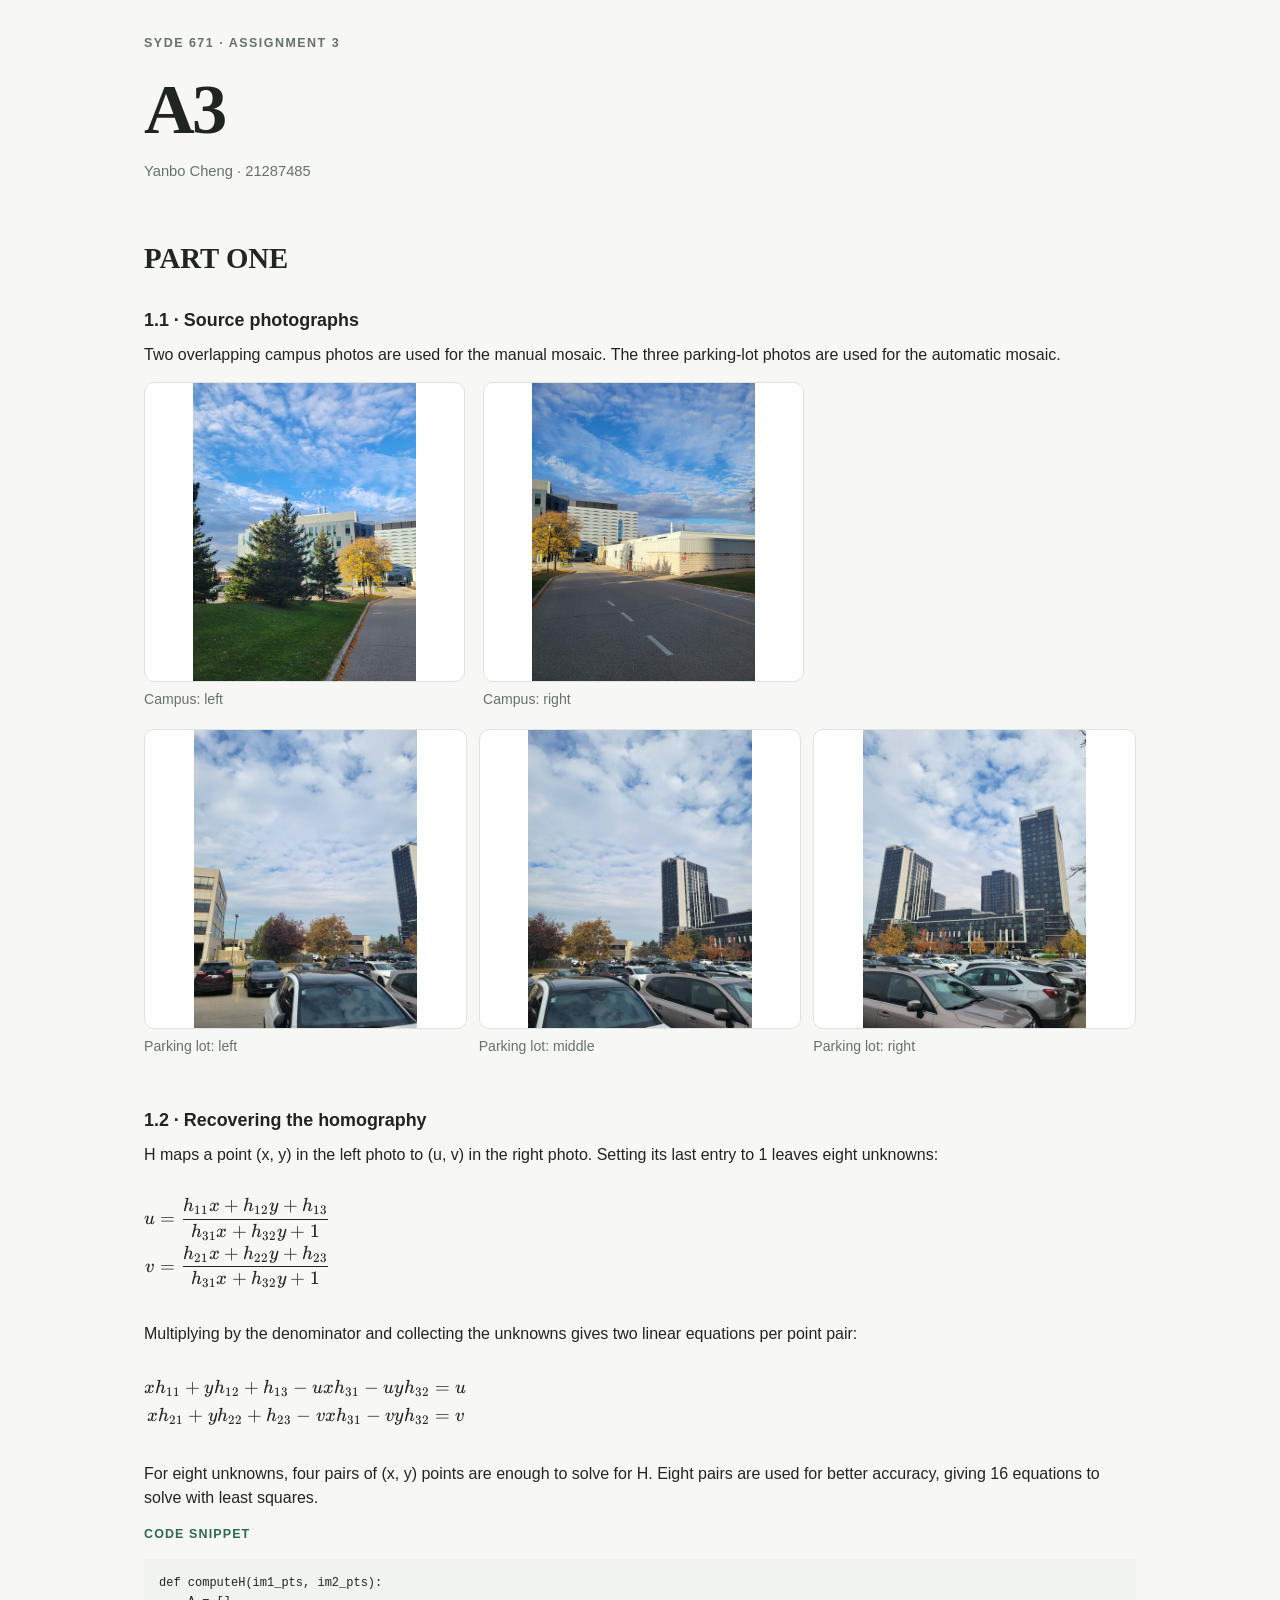
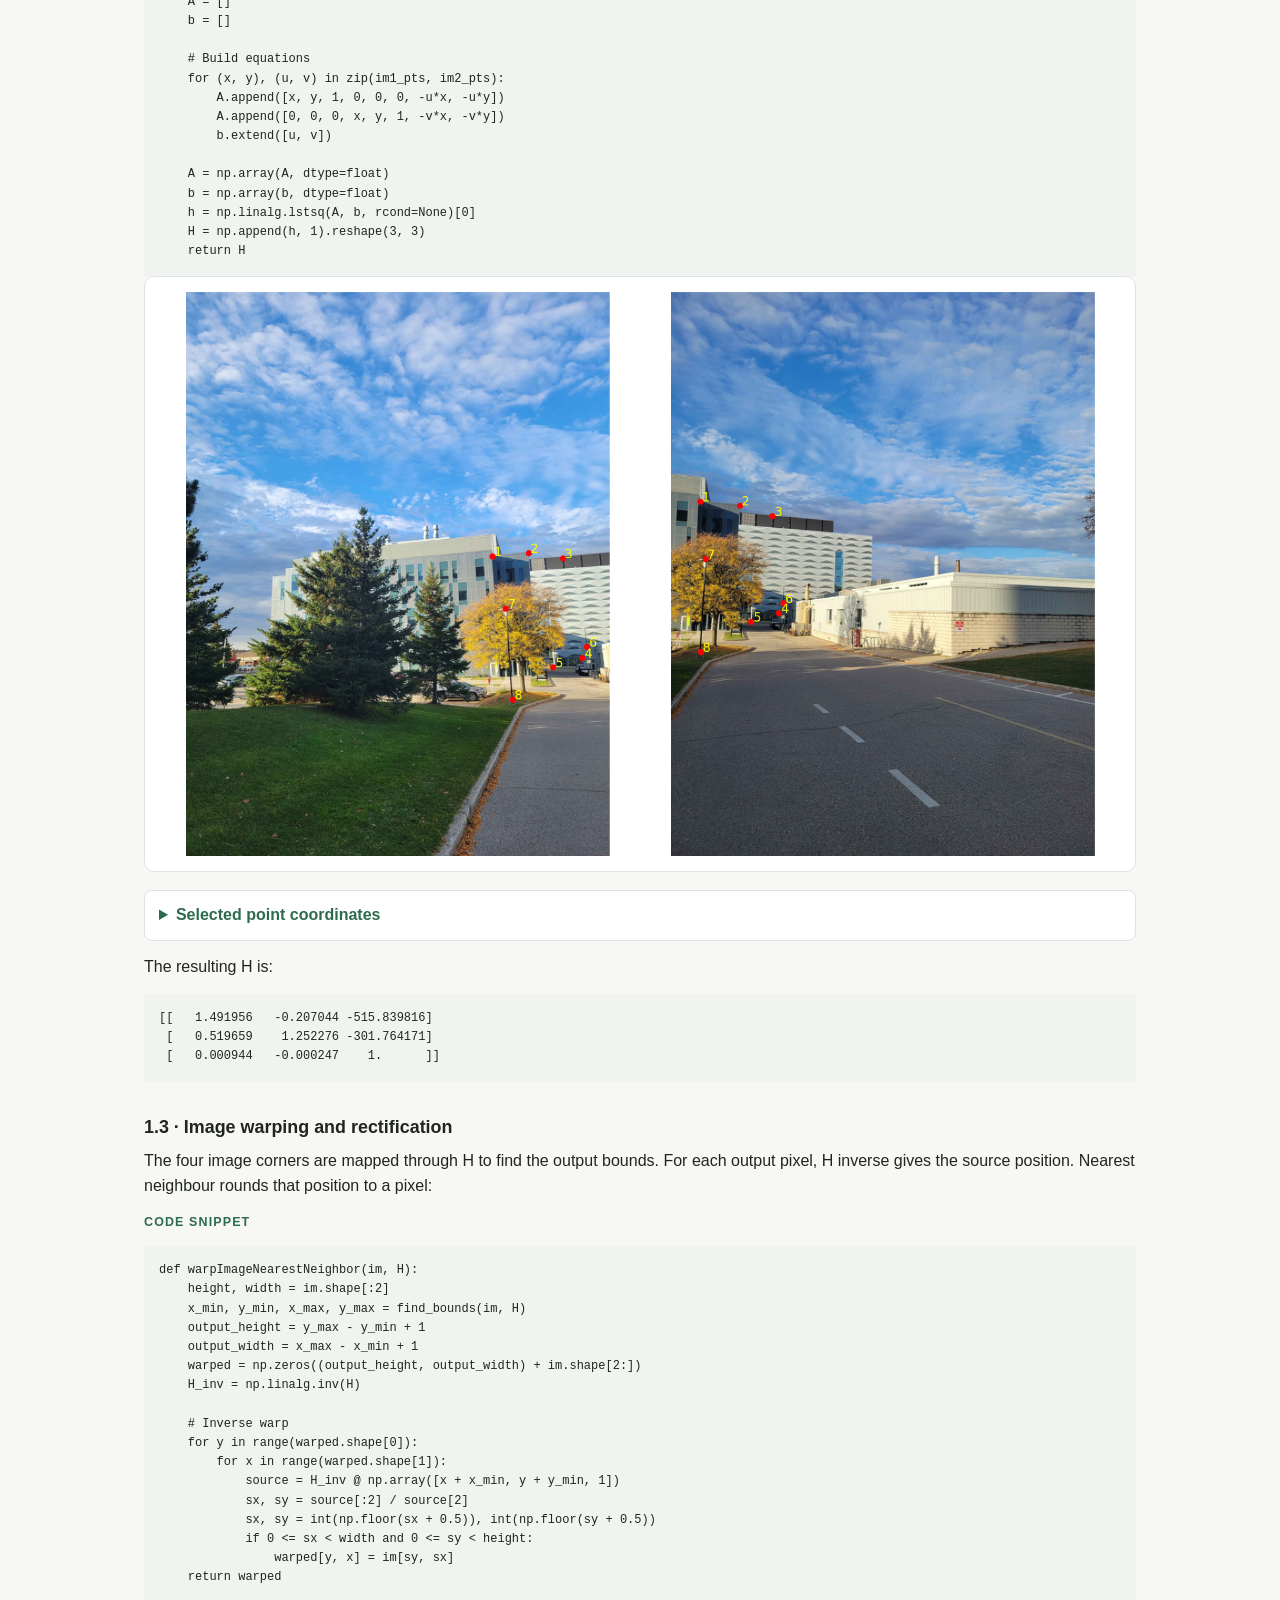
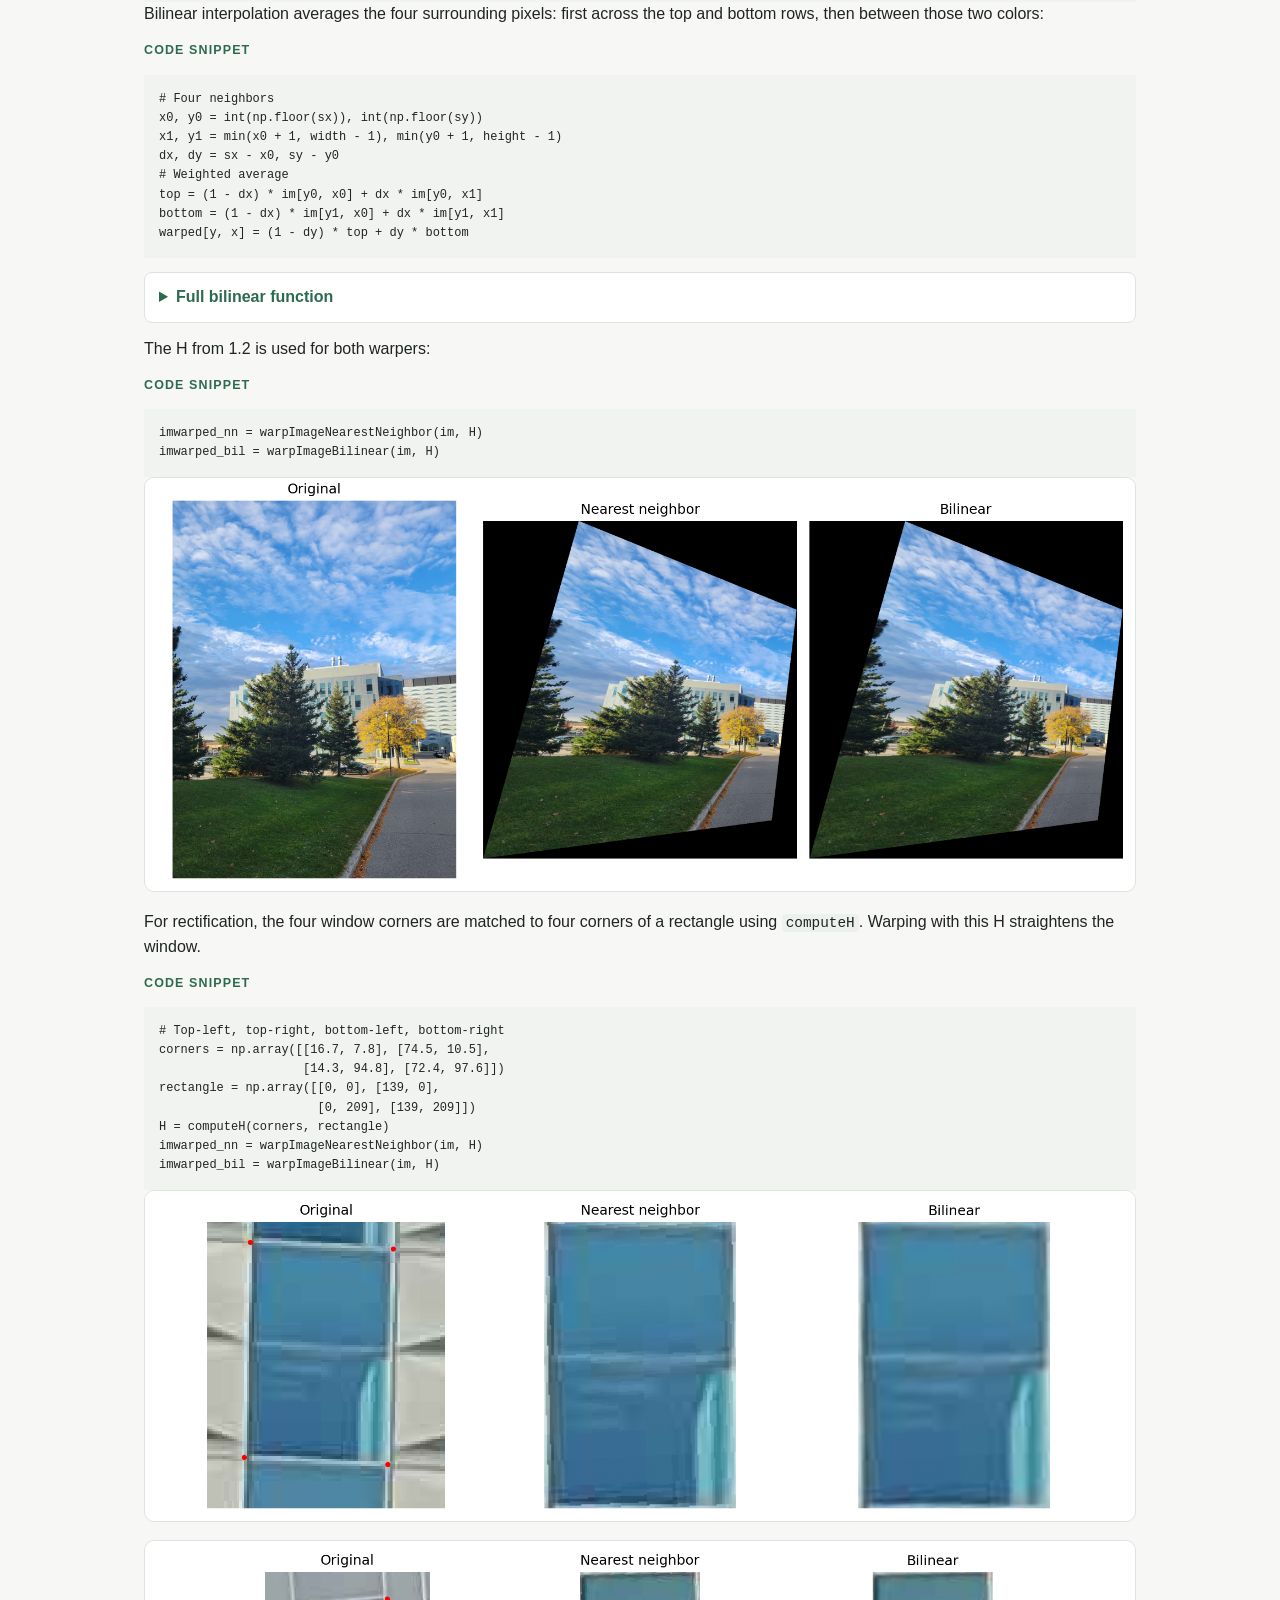
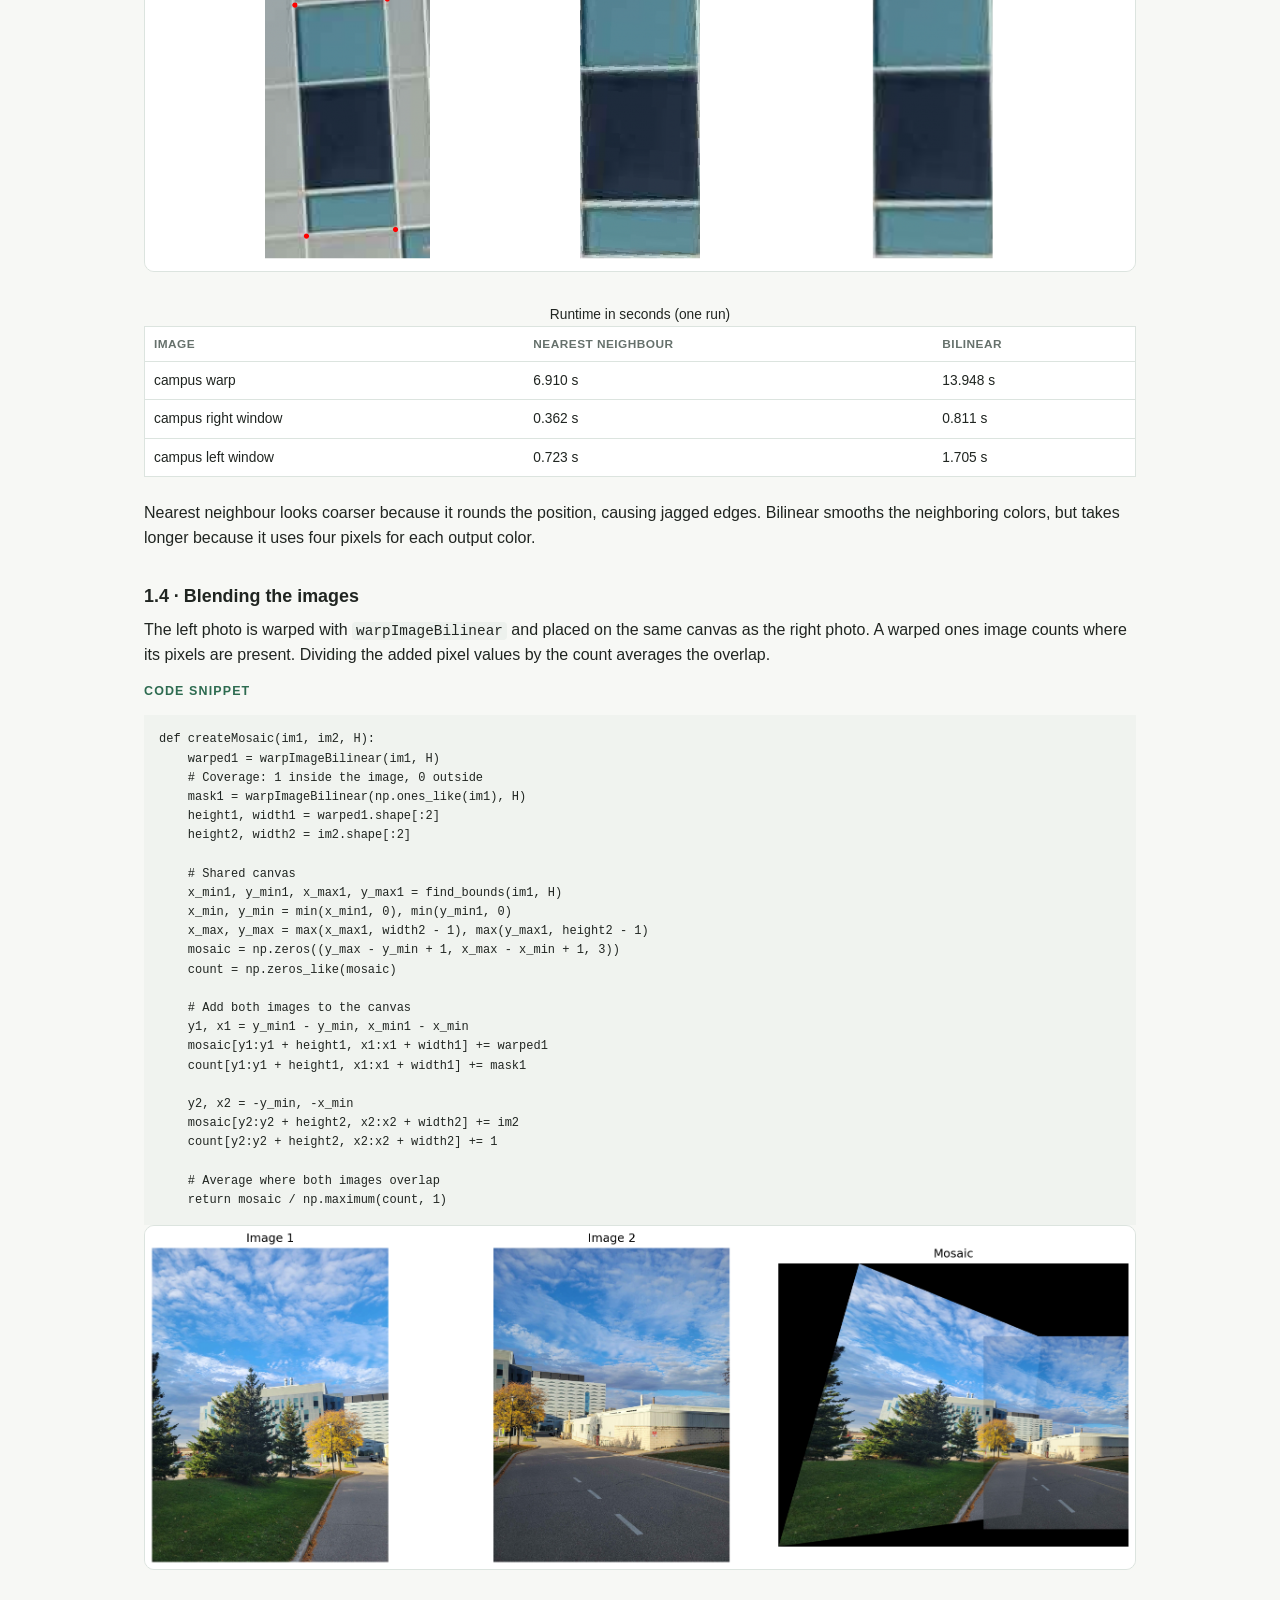
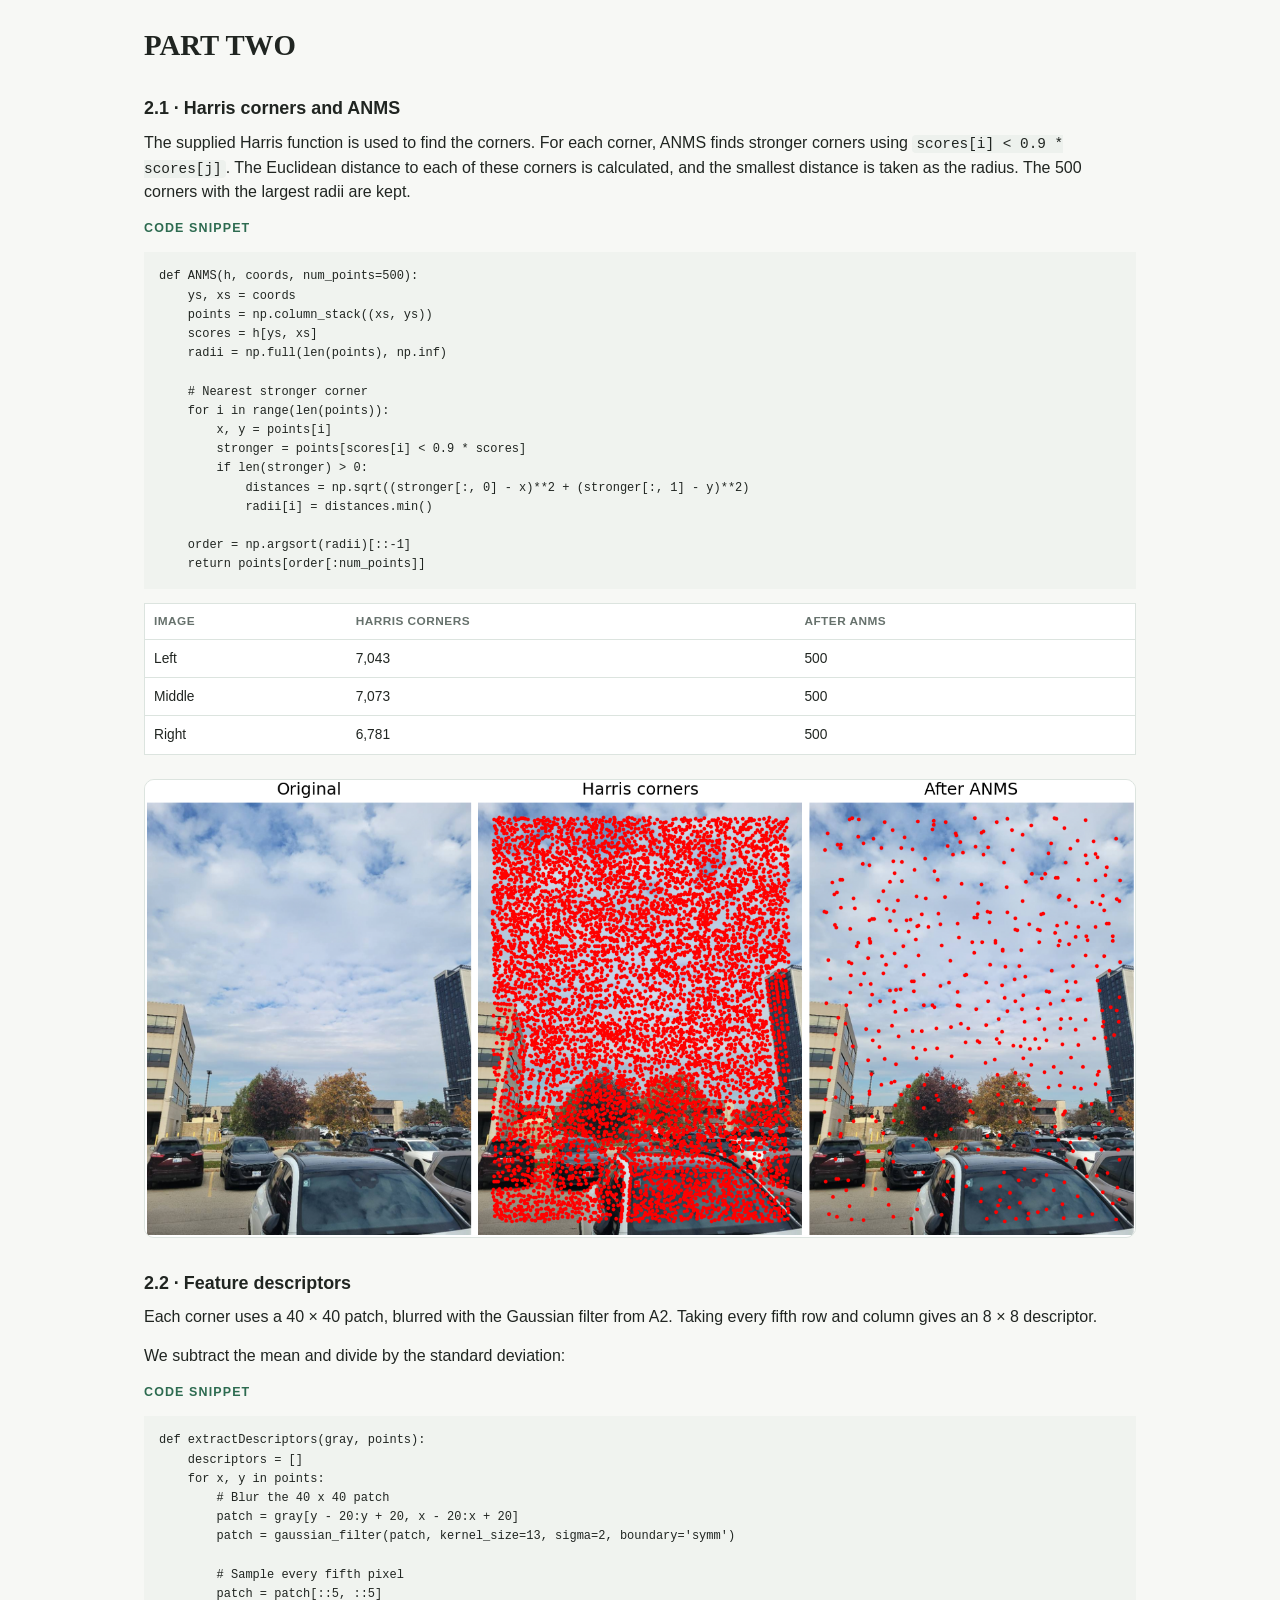
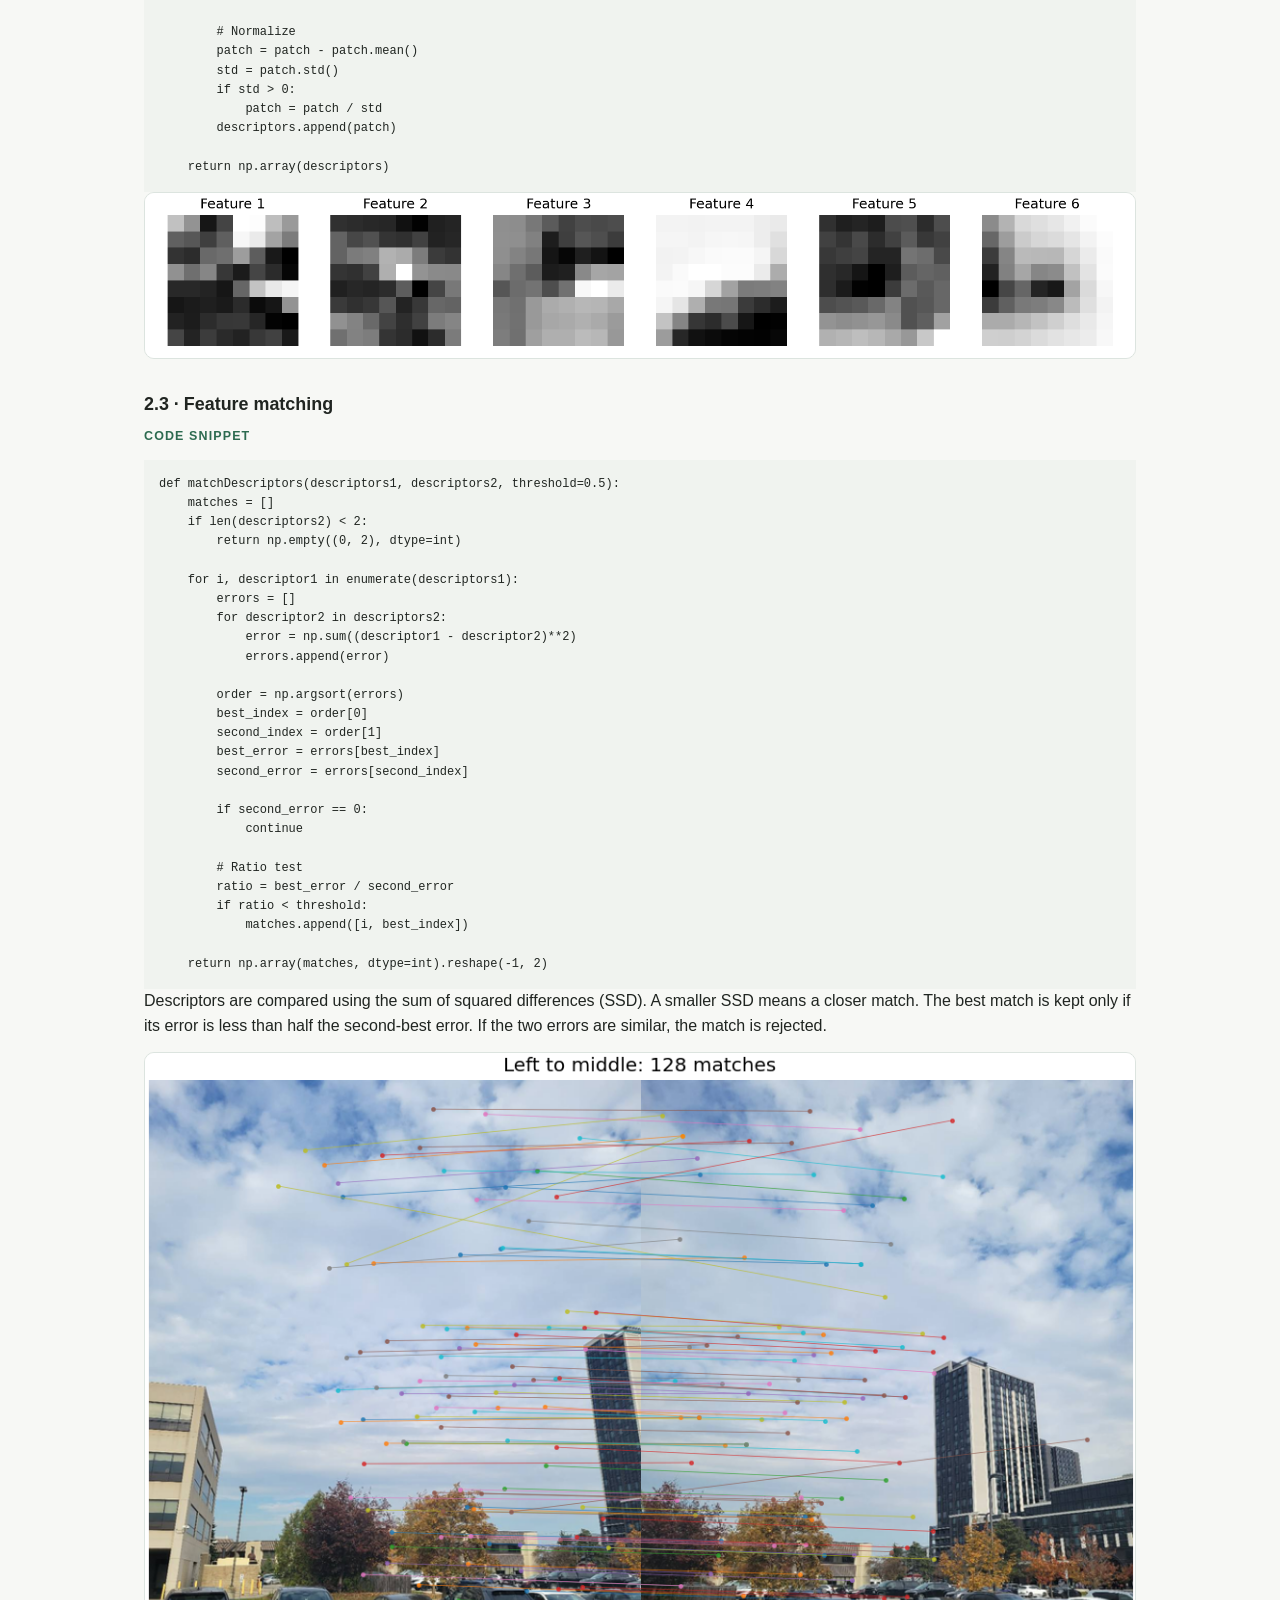
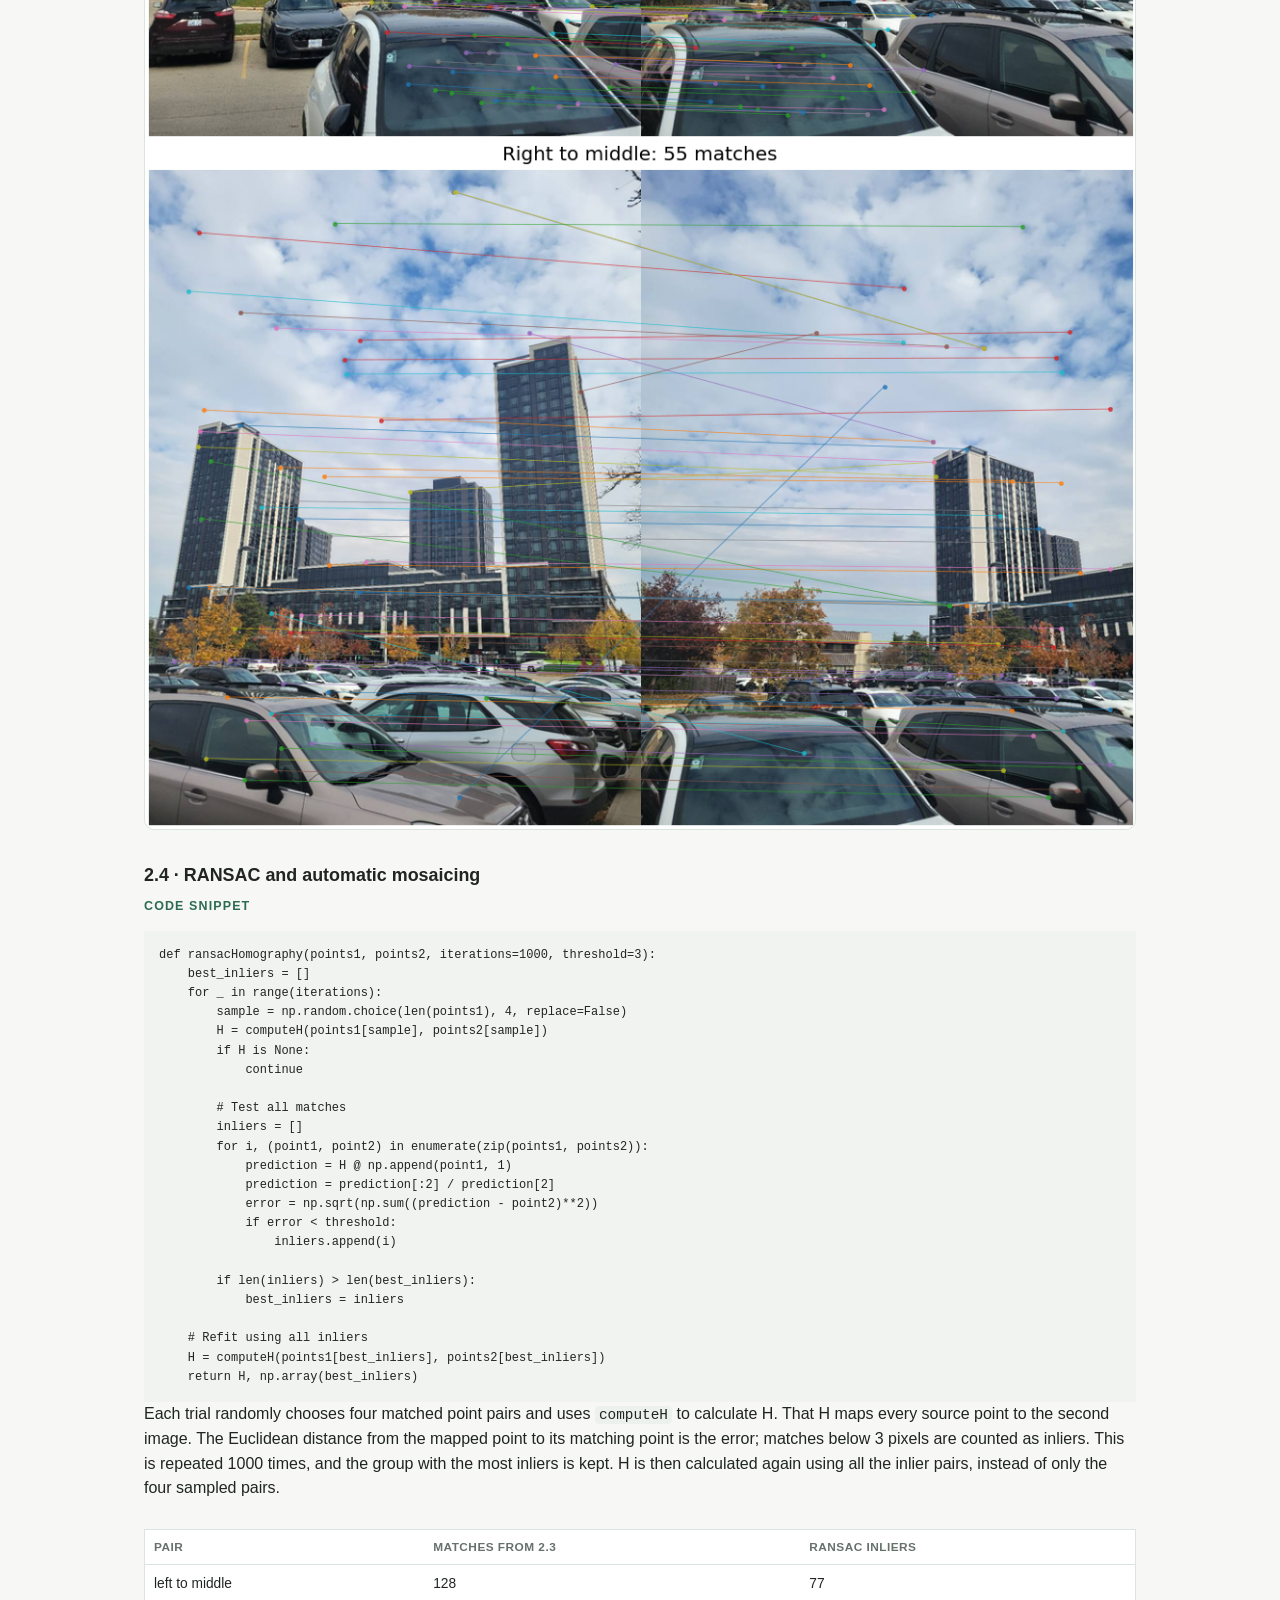
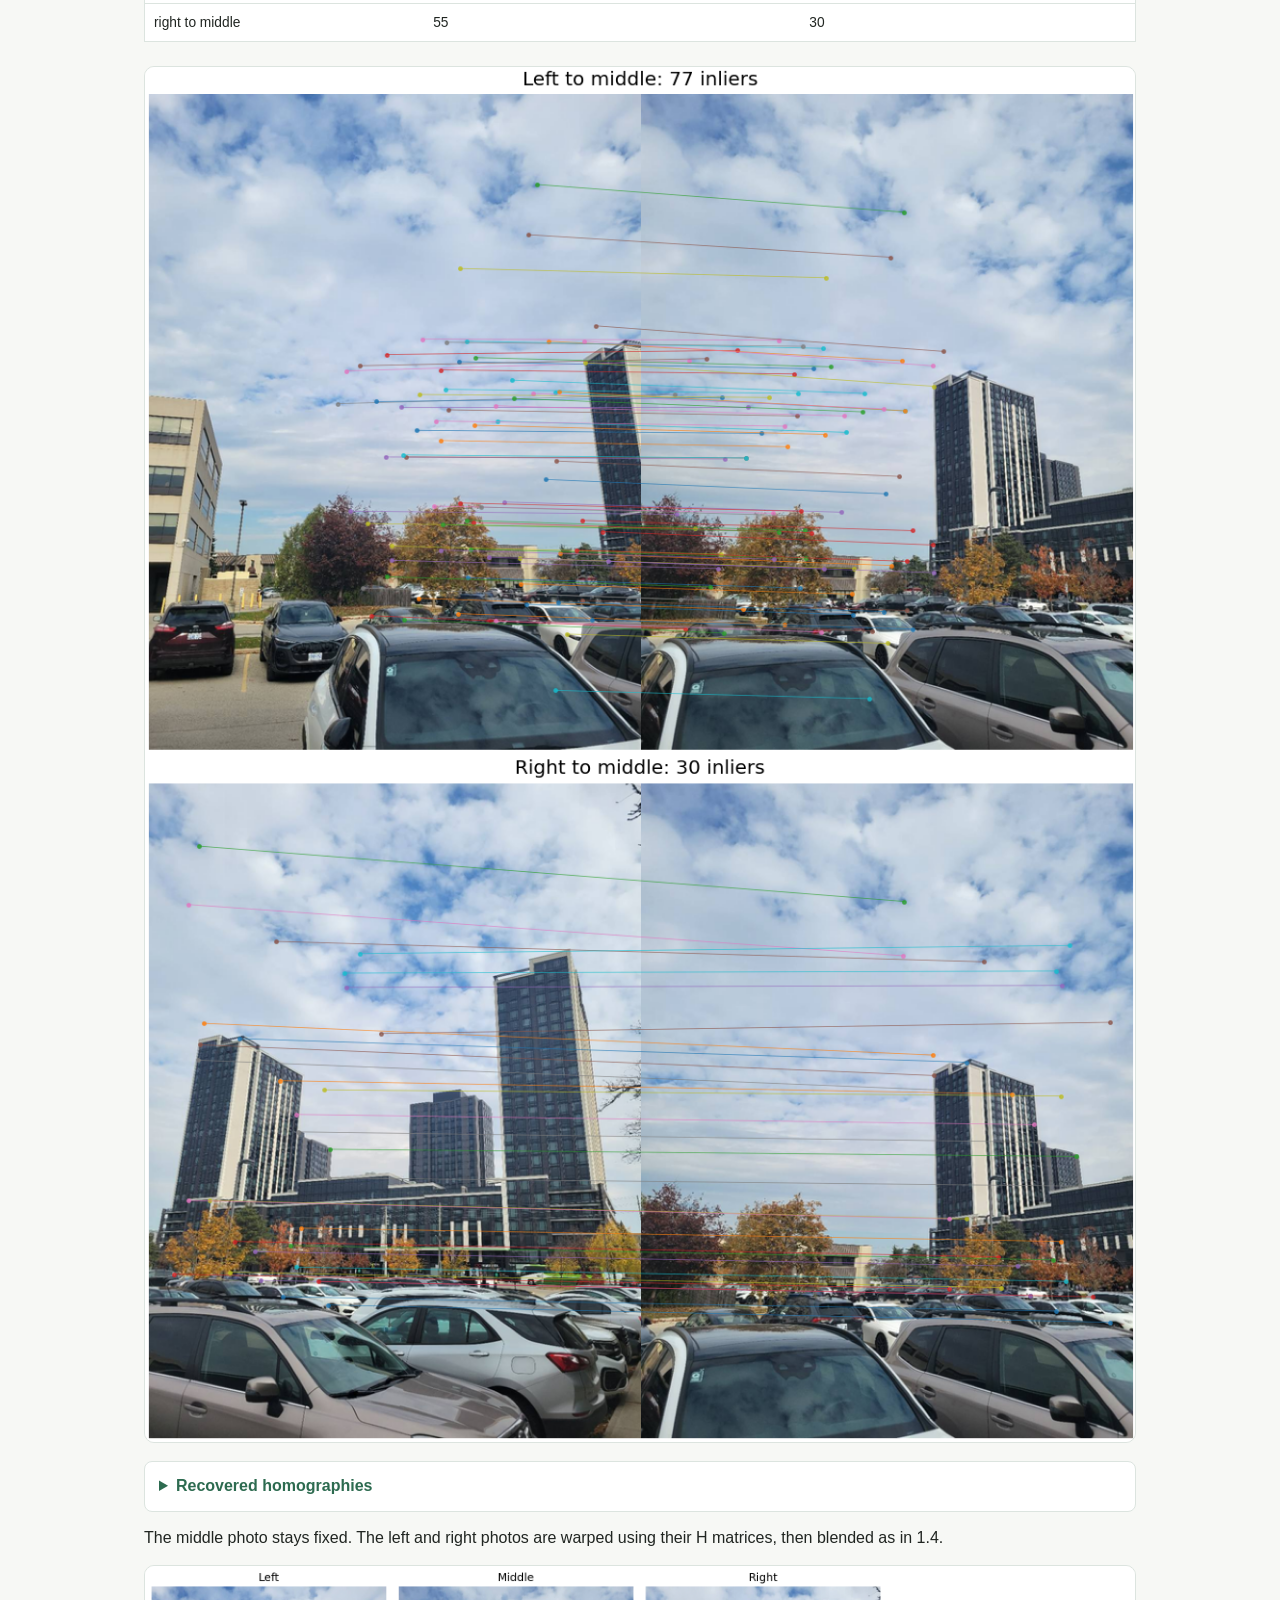
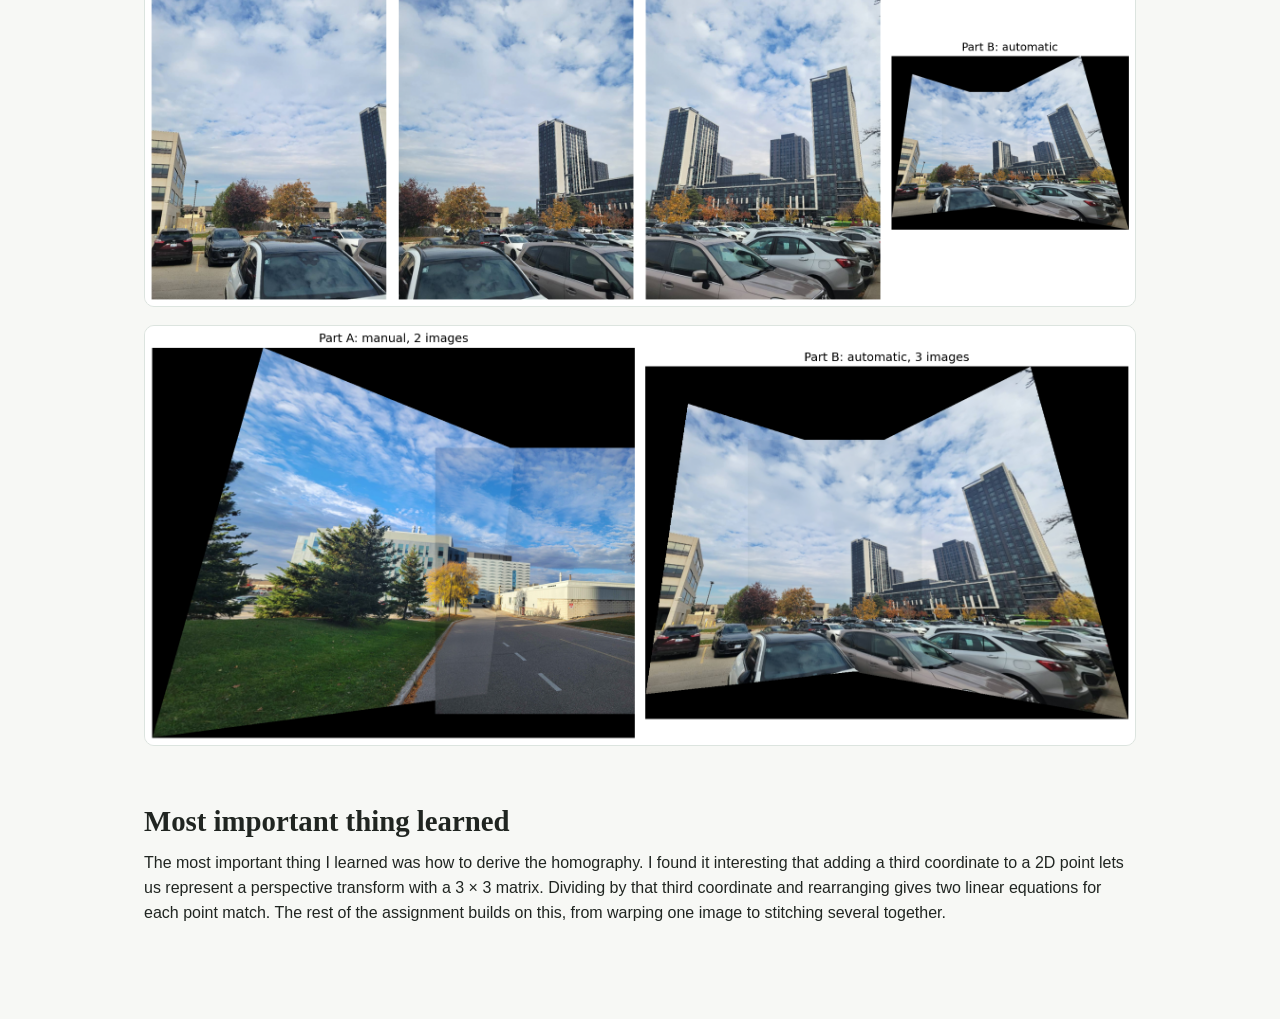
<file: index.html>
<!doctype html>
<html lang="en"><head><meta charset="utf-8"><meta name="viewport" content="width=device-width,initial-scale=1">
<meta name="description" content="Yanbo Cheng - SYDE 671 Assignment 3.">
<title>Assignment 3 | SYDE 671</title>
<link rel="stylesheet" href="math/katex.min.css"><link rel="stylesheet" href="theme.css">
<style>.gallery.sources img{height:300px;aspect-ratio:auto;object-fit:contain}</style>
</head><body><main class="wrap">
<p class="eyebrow">SYDE 671 &middot; Assignment 3</p><h1>A3</h1>
<p class="meta">Yanbo Cheng &middot; 21287485</p>

<h2>PART ONE</h2>
<h3 id="photos">1.1 &middot; Source photographs</h3>
<p>Two overlapping campus photos are used for the manual mosaic. The three parking-lot photos are used for the automatic mosaic.</p>
<div class="inputs"><figure><a href="data/campus/left.png"><img src="data/campus/left.png" alt="Campus: left"></a><figcaption>Campus: left</figcaption></figure><figure><a href="data/campus/right.png"><img src="data/campus/right.png" alt="Campus: right"></a><figcaption>Campus: right</figcaption></figure></div>
<div class="gallery sources"><figure><a href="data/parking/left.png"><img src="data/parking/left.png" alt="Parking lot: left"></a><figcaption>Parking lot: left</figcaption></figure><figure><a href="data/parking/middle.png"><img src="data/parking/middle.png" alt="Parking lot: middle"></a><figcaption>Parking lot: middle</figcaption></figure><figure><a href="data/parking/right.png"><img src="data/parking/right.png" alt="Parking lot: right"></a><figcaption>Parking lot: right</figcaption></figure></div>

<h3 id="homography">1.2 &middot; Recovering the homography</h3>
<p>H maps a point (x, y) in the left photo to (u, v) in the right photo. Setting its last entry to 1 leaves eight unknowns:</p>
<div class="equation"><span class="katex-display"><span class="katex"><span class="katex-mathml"><math xmlns="http://www.w3.org/1998/Math/MathML" display="block"><semantics><mtable rowspacing="0.25em" columnalign="right left" columnspacing="0em"><mtr><mtd><mstyle scriptlevel="0" displaystyle="true"><mi>u</mi></mstyle></mtd><mtd><mstyle scriptlevel="0" displaystyle="true"><mrow><mrow></mrow><mo>=</mo><mfrac><mrow><msub><mi>h</mi><mn>11</mn></msub><mi>x</mi><mo>+</mo><msub><mi>h</mi><mn>12</mn></msub><mi>y</mi><mo>+</mo><msub><mi>h</mi><mn>13</mn></msub></mrow><mrow><msub><mi>h</mi><mn>31</mn></msub><mi>x</mi><mo>+</mo><msub><mi>h</mi><mn>32</mn></msub><mi>y</mi><mo>+</mo><mn>1</mn></mrow></mfrac></mrow></mstyle></mtd></mtr><mtr><mtd><mstyle scriptlevel="0" displaystyle="true"><mi>v</mi></mstyle></mtd><mtd><mstyle scriptlevel="0" displaystyle="true"><mrow><mrow></mrow><mo>=</mo><mfrac><mrow><msub><mi>h</mi><mn>21</mn></msub><mi>x</mi><mo>+</mo><msub><mi>h</mi><mn>22</mn></msub><mi>y</mi><mo>+</mo><msub><mi>h</mi><mn>23</mn></msub></mrow><mrow><msub><mi>h</mi><mn>31</mn></msub><mi>x</mi><mo>+</mo><msub><mi>h</mi><mn>32</mn></msub><mi>y</mi><mo>+</mo><mn>1</mn></mrow></mfrac></mrow></mstyle></mtd></mtr></mtable><annotation encoding="application/x-tex">\begin{aligned}u&amp;=\frac{h_{11}x+h_{12}y+h_{13}}{h_{31}x+h_{32}y+1}\\[4pt]v&amp;=\frac{h_{21}x+h_{22}y+h_{23}}{h_{31}x+h_{32}y+1}\end{aligned}</annotation></semantics></math></span><span class="katex-html" aria-hidden="true"><span class="base"><span class="strut" style="height:5.1038em;vertical-align:-2.3019em;"></span><span class="mord"><span class="mtable"><span class="col-align-r"><span class="vlist-t vlist-t2"><span class="vlist-r"><span class="vlist" style="height:2.8019em;"><span style="top:-4.8019em;"><span class="pstrut" style="height:3.3714em;"></span><span class="mord"><span class="mord mathnormal">u</span></span></span><span style="top:-2.25em;"><span class="pstrut" style="height:3.3714em;"></span><span class="mord"><span class="mord mathnormal" style="margin-right:0.03588em;">v</span></span></span></span><span class="vlist-s">​</span></span><span class="vlist-r"><span class="vlist" style="height:2.3019em;"><span></span></span></span></span></span><span class="col-align-l"><span class="vlist-t vlist-t2"><span class="vlist-r"><span class="vlist" style="height:2.8019em;"><span style="top:-4.8019em;"><span class="pstrut" style="height:3.3714em;"></span><span class="mord"><span class="mord"></span><span class="mspace" style="margin-right:0.2778em;"></span><span class="mrel">=</span><span class="mspace" style="margin-right:0.2778em;"></span><span class="mord"><span class="mopen nulldelimiter"></span><span class="mfrac"><span class="vlist-t vlist-t2"><span class="vlist-r"><span class="vlist" style="height:1.3714em;"><span style="top:-2.314em;"><span class="pstrut" style="height:3em;"></span><span class="mord"><span class="mord"><span class="mord mathnormal">h</span><span class="msupsub"><span class="vlist-t vlist-t2"><span class="vlist-r"><span class="vlist" style="height:0.3011em;"><span style="top:-2.55em;margin-left:0em;margin-right:0.05em;"><span class="pstrut" style="height:2.7em;"></span><span class="sizing reset-size6 size3 mtight"><span class="mord mtight"><span class="mord mtight">31</span></span></span></span></span><span class="vlist-s">​</span></span><span class="vlist-r"><span class="vlist" style="height:0.15em;"><span></span></span></span></span></span></span><span class="mord mathnormal">x</span><span class="mspace" style="margin-right:0.2222em;"></span><span class="mbin">+</span><span class="mspace" style="margin-right:0.2222em;"></span><span class="mord"><span class="mord mathnormal">h</span><span class="msupsub"><span class="vlist-t vlist-t2"><span class="vlist-r"><span class="vlist" style="height:0.3011em;"><span style="top:-2.55em;margin-left:0em;margin-right:0.05em;"><span class="pstrut" style="height:2.7em;"></span><span class="sizing reset-size6 size3 mtight"><span class="mord mtight"><span class="mord mtight">32</span></span></span></span></span><span class="vlist-s">​</span></span><span class="vlist-r"><span class="vlist" style="height:0.15em;"><span></span></span></span></span></span></span><span class="mord mathnormal" style="margin-right:0.03588em;">y</span><span class="mspace" style="margin-right:0.2222em;"></span><span class="mbin">+</span><span class="mspace" style="margin-right:0.2222em;"></span><span class="mord">1</span></span></span><span style="top:-3.23em;"><span class="pstrut" style="height:3em;"></span><span class="frac-line" style="border-bottom-width:0.04em;"></span></span><span style="top:-3.677em;"><span class="pstrut" style="height:3em;"></span><span class="mord"><span class="mord"><span class="mord mathnormal">h</span><span class="msupsub"><span class="vlist-t vlist-t2"><span class="vlist-r"><span class="vlist" style="height:0.3011em;"><span style="top:-2.55em;margin-left:0em;margin-right:0.05em;"><span class="pstrut" style="height:2.7em;"></span><span class="sizing reset-size6 size3 mtight"><span class="mord mtight"><span class="mord mtight">11</span></span></span></span></span><span class="vlist-s">​</span></span><span class="vlist-r"><span class="vlist" style="height:0.15em;"><span></span></span></span></span></span></span><span class="mord mathnormal">x</span><span class="mspace" style="margin-right:0.2222em;"></span><span class="mbin">+</span><span class="mspace" style="margin-right:0.2222em;"></span><span class="mord"><span class="mord mathnormal">h</span><span class="msupsub"><span class="vlist-t vlist-t2"><span class="vlist-r"><span class="vlist" style="height:0.3011em;"><span style="top:-2.55em;margin-left:0em;margin-right:0.05em;"><span class="pstrut" style="height:2.7em;"></span><span class="sizing reset-size6 size3 mtight"><span class="mord mtight"><span class="mord mtight">12</span></span></span></span></span><span class="vlist-s">​</span></span><span class="vlist-r"><span class="vlist" style="height:0.15em;"><span></span></span></span></span></span></span><span class="mord mathnormal" style="margin-right:0.03588em;">y</span><span class="mspace" style="margin-right:0.2222em;"></span><span class="mbin">+</span><span class="mspace" style="margin-right:0.2222em;"></span><span class="mord"><span class="mord mathnormal">h</span><span class="msupsub"><span class="vlist-t vlist-t2"><span class="vlist-r"><span class="vlist" style="height:0.3011em;"><span style="top:-2.55em;margin-left:0em;margin-right:0.05em;"><span class="pstrut" style="height:2.7em;"></span><span class="sizing reset-size6 size3 mtight"><span class="mord mtight"><span class="mord mtight">13</span></span></span></span></span><span class="vlist-s">​</span></span><span class="vlist-r"><span class="vlist" style="height:0.15em;"><span></span></span></span></span></span></span></span></span></span><span class="vlist-s">​</span></span><span class="vlist-r"><span class="vlist" style="height:0.8804em;"><span></span></span></span></span></span><span class="mclose nulldelimiter"></span></span></span></span><span style="top:-2.25em;"><span class="pstrut" style="height:3.3714em;"></span><span class="mord"><span class="mord"></span><span class="mspace" style="margin-right:0.2778em;"></span><span class="mrel">=</span><span class="mspace" style="margin-right:0.2778em;"></span><span class="mord"><span class="mopen nulldelimiter"></span><span class="mfrac"><span class="vlist-t vlist-t2"><span class="vlist-r"><span class="vlist" style="height:1.3714em;"><span style="top:-2.314em;"><span class="pstrut" style="height:3em;"></span><span class="mord"><span class="mord"><span class="mord mathnormal">h</span><span class="msupsub"><span class="vlist-t vlist-t2"><span class="vlist-r"><span class="vlist" style="height:0.3011em;"><span style="top:-2.55em;margin-left:0em;margin-right:0.05em;"><span class="pstrut" style="height:2.7em;"></span><span class="sizing reset-size6 size3 mtight"><span class="mord mtight"><span class="mord mtight">31</span></span></span></span></span><span class="vlist-s">​</span></span><span class="vlist-r"><span class="vlist" style="height:0.15em;"><span></span></span></span></span></span></span><span class="mord mathnormal">x</span><span class="mspace" style="margin-right:0.2222em;"></span><span class="mbin">+</span><span class="mspace" style="margin-right:0.2222em;"></span><span class="mord"><span class="mord mathnormal">h</span><span class="msupsub"><span class="vlist-t vlist-t2"><span class="vlist-r"><span class="vlist" style="height:0.3011em;"><span style="top:-2.55em;margin-left:0em;margin-right:0.05em;"><span class="pstrut" style="height:2.7em;"></span><span class="sizing reset-size6 size3 mtight"><span class="mord mtight"><span class="mord mtight">32</span></span></span></span></span><span class="vlist-s">​</span></span><span class="vlist-r"><span class="vlist" style="height:0.15em;"><span></span></span></span></span></span></span><span class="mord mathnormal" style="margin-right:0.03588em;">y</span><span class="mspace" style="margin-right:0.2222em;"></span><span class="mbin">+</span><span class="mspace" style="margin-right:0.2222em;"></span><span class="mord">1</span></span></span><span style="top:-3.23em;"><span class="pstrut" style="height:3em;"></span><span class="frac-line" style="border-bottom-width:0.04em;"></span></span><span style="top:-3.677em;"><span class="pstrut" style="height:3em;"></span><span class="mord"><span class="mord"><span class="mord mathnormal">h</span><span class="msupsub"><span class="vlist-t vlist-t2"><span class="vlist-r"><span class="vlist" style="height:0.3011em;"><span style="top:-2.55em;margin-left:0em;margin-right:0.05em;"><span class="pstrut" style="height:2.7em;"></span><span class="sizing reset-size6 size3 mtight"><span class="mord mtight"><span class="mord mtight">21</span></span></span></span></span><span class="vlist-s">​</span></span><span class="vlist-r"><span class="vlist" style="height:0.15em;"><span></span></span></span></span></span></span><span class="mord mathnormal">x</span><span class="mspace" style="margin-right:0.2222em;"></span><span class="mbin">+</span><span class="mspace" style="margin-right:0.2222em;"></span><span class="mord"><span class="mord mathnormal">h</span><span class="msupsub"><span class="vlist-t vlist-t2"><span class="vlist-r"><span class="vlist" style="height:0.3011em;"><span style="top:-2.55em;margin-left:0em;margin-right:0.05em;"><span class="pstrut" style="height:2.7em;"></span><span class="sizing reset-size6 size3 mtight"><span class="mord mtight"><span class="mord mtight">22</span></span></span></span></span><span class="vlist-s">​</span></span><span class="vlist-r"><span class="vlist" style="height:0.15em;"><span></span></span></span></span></span></span><span class="mord mathnormal" style="margin-right:0.03588em;">y</span><span class="mspace" style="margin-right:0.2222em;"></span><span class="mbin">+</span><span class="mspace" style="margin-right:0.2222em;"></span><span class="mord"><span class="mord mathnormal">h</span><span class="msupsub"><span class="vlist-t vlist-t2"><span class="vlist-r"><span class="vlist" style="height:0.3011em;"><span style="top:-2.55em;margin-left:0em;margin-right:0.05em;"><span class="pstrut" style="height:2.7em;"></span><span class="sizing reset-size6 size3 mtight"><span class="mord mtight"><span class="mord mtight">23</span></span></span></span></span><span class="vlist-s">​</span></span><span class="vlist-r"><span class="vlist" style="height:0.15em;"><span></span></span></span></span></span></span></span></span></span><span class="vlist-s">​</span></span><span class="vlist-r"><span class="vlist" style="height:0.8804em;"><span></span></span></span></span></span><span class="mclose nulldelimiter"></span></span></span></span></span><span class="vlist-s">​</span></span><span class="vlist-r"><span class="vlist" style="height:2.3019em;"><span></span></span></span></span></span></span></span></span></span></span></span></div>
<p>Multiplying by the denominator and collecting the unknowns gives two linear equations per point pair:</p>
<div class="equation"><span class="katex-display"><span class="katex"><span class="katex-mathml"><math xmlns="http://www.w3.org/1998/Math/MathML" display="block"><semantics><mtable rowspacing="0.25em" columnalign="right left" columnspacing="0em"><mtr><mtd><mstyle scriptlevel="0" displaystyle="true"><mrow><mi>x</mi><msub><mi>h</mi><mn>11</mn></msub><mo>+</mo><mi>y</mi><msub><mi>h</mi><mn>12</mn></msub><mo>+</mo><msub><mi>h</mi><mn>13</mn></msub><mo>−</mo><mi>u</mi><mi>x</mi><msub><mi>h</mi><mn>31</mn></msub><mo>−</mo><mi>u</mi><mi>y</mi><msub><mi>h</mi><mn>32</mn></msub></mrow></mstyle></mtd><mtd><mstyle scriptlevel="0" displaystyle="true"><mrow><mrow></mrow><mo>=</mo><mi>u</mi></mrow></mstyle></mtd></mtr><mtr><mtd><mstyle scriptlevel="0" displaystyle="true"><mrow><mi>x</mi><msub><mi>h</mi><mn>21</mn></msub><mo>+</mo><mi>y</mi><msub><mi>h</mi><mn>22</mn></msub><mo>+</mo><msub><mi>h</mi><mn>23</mn></msub><mo>−</mo><mi>v</mi><mi>x</mi><msub><mi>h</mi><mn>31</mn></msub><mo>−</mo><mi>v</mi><mi>y</mi><msub><mi>h</mi><mn>32</mn></msub></mrow></mstyle></mtd><mtd><mstyle scriptlevel="0" displaystyle="true"><mrow><mrow></mrow><mo>=</mo><mi>v</mi></mrow></mstyle></mtd></mtr></mtable><annotation encoding="application/x-tex">\begin{aligned}xh_{11}+yh_{12}+h_{13}-uxh_{31}-uyh_{32}&amp;=u\\xh_{21}+yh_{22}+h_{23}-vxh_{31}-vyh_{32}&amp;=v\end{aligned}</annotation></semantics></math></span><span class="katex-html" aria-hidden="true"><span class="base"><span class="strut" style="height:3em;vertical-align:-1.25em;"></span><span class="mord"><span class="mtable"><span class="col-align-r"><span class="vlist-t vlist-t2"><span class="vlist-r"><span class="vlist" style="height:1.75em;"><span style="top:-3.91em;"><span class="pstrut" style="height:3em;"></span><span class="mord"><span class="mord mathnormal">x</span><span class="mord"><span class="mord mathnormal">h</span><span class="msupsub"><span class="vlist-t vlist-t2"><span class="vlist-r"><span class="vlist" style="height:0.3011em;"><span style="top:-2.55em;margin-left:0em;margin-right:0.05em;"><span class="pstrut" style="height:2.7em;"></span><span class="sizing reset-size6 size3 mtight"><span class="mord mtight"><span class="mord mtight">11</span></span></span></span></span><span class="vlist-s">​</span></span><span class="vlist-r"><span class="vlist" style="height:0.15em;"><span></span></span></span></span></span></span><span class="mspace" style="margin-right:0.2222em;"></span><span class="mbin">+</span><span class="mspace" style="margin-right:0.2222em;"></span><span class="mord mathnormal" style="margin-right:0.03588em;">y</span><span class="mord"><span class="mord mathnormal">h</span><span class="msupsub"><span class="vlist-t vlist-t2"><span class="vlist-r"><span class="vlist" style="height:0.3011em;"><span style="top:-2.55em;margin-left:0em;margin-right:0.05em;"><span class="pstrut" style="height:2.7em;"></span><span class="sizing reset-size6 size3 mtight"><span class="mord mtight"><span class="mord mtight">12</span></span></span></span></span><span class="vlist-s">​</span></span><span class="vlist-r"><span class="vlist" style="height:0.15em;"><span></span></span></span></span></span></span><span class="mspace" style="margin-right:0.2222em;"></span><span class="mbin">+</span><span class="mspace" style="margin-right:0.2222em;"></span><span class="mord"><span class="mord mathnormal">h</span><span class="msupsub"><span class="vlist-t vlist-t2"><span class="vlist-r"><span class="vlist" style="height:0.3011em;"><span style="top:-2.55em;margin-left:0em;margin-right:0.05em;"><span class="pstrut" style="height:2.7em;"></span><span class="sizing reset-size6 size3 mtight"><span class="mord mtight"><span class="mord mtight">13</span></span></span></span></span><span class="vlist-s">​</span></span><span class="vlist-r"><span class="vlist" style="height:0.15em;"><span></span></span></span></span></span></span><span class="mspace" style="margin-right:0.2222em;"></span><span class="mbin">−</span><span class="mspace" style="margin-right:0.2222em;"></span><span class="mord mathnormal">ux</span><span class="mord"><span class="mord mathnormal">h</span><span class="msupsub"><span class="vlist-t vlist-t2"><span class="vlist-r"><span class="vlist" style="height:0.3011em;"><span style="top:-2.55em;margin-left:0em;margin-right:0.05em;"><span class="pstrut" style="height:2.7em;"></span><span class="sizing reset-size6 size3 mtight"><span class="mord mtight"><span class="mord mtight">31</span></span></span></span></span><span class="vlist-s">​</span></span><span class="vlist-r"><span class="vlist" style="height:0.15em;"><span></span></span></span></span></span></span><span class="mspace" style="margin-right:0.2222em;"></span><span class="mbin">−</span><span class="mspace" style="margin-right:0.2222em;"></span><span class="mord mathnormal">u</span><span class="mord mathnormal" style="margin-right:0.03588em;">y</span><span class="mord"><span class="mord mathnormal">h</span><span class="msupsub"><span class="vlist-t vlist-t2"><span class="vlist-r"><span class="vlist" style="height:0.3011em;"><span style="top:-2.55em;margin-left:0em;margin-right:0.05em;"><span class="pstrut" style="height:2.7em;"></span><span class="sizing reset-size6 size3 mtight"><span class="mord mtight"><span class="mord mtight">32</span></span></span></span></span><span class="vlist-s">​</span></span><span class="vlist-r"><span class="vlist" style="height:0.15em;"><span></span></span></span></span></span></span></span></span><span style="top:-2.41em;"><span class="pstrut" style="height:3em;"></span><span class="mord"><span class="mord mathnormal">x</span><span class="mord"><span class="mord mathnormal">h</span><span class="msupsub"><span class="vlist-t vlist-t2"><span class="vlist-r"><span class="vlist" style="height:0.3011em;"><span style="top:-2.55em;margin-left:0em;margin-right:0.05em;"><span class="pstrut" style="height:2.7em;"></span><span class="sizing reset-size6 size3 mtight"><span class="mord mtight"><span class="mord mtight">21</span></span></span></span></span><span class="vlist-s">​</span></span><span class="vlist-r"><span class="vlist" style="height:0.15em;"><span></span></span></span></span></span></span><span class="mspace" style="margin-right:0.2222em;"></span><span class="mbin">+</span><span class="mspace" style="margin-right:0.2222em;"></span><span class="mord mathnormal" style="margin-right:0.03588em;">y</span><span class="mord"><span class="mord mathnormal">h</span><span class="msupsub"><span class="vlist-t vlist-t2"><span class="vlist-r"><span class="vlist" style="height:0.3011em;"><span style="top:-2.55em;margin-left:0em;margin-right:0.05em;"><span class="pstrut" style="height:2.7em;"></span><span class="sizing reset-size6 size3 mtight"><span class="mord mtight"><span class="mord mtight">22</span></span></span></span></span><span class="vlist-s">​</span></span><span class="vlist-r"><span class="vlist" style="height:0.15em;"><span></span></span></span></span></span></span><span class="mspace" style="margin-right:0.2222em;"></span><span class="mbin">+</span><span class="mspace" style="margin-right:0.2222em;"></span><span class="mord"><span class="mord mathnormal">h</span><span class="msupsub"><span class="vlist-t vlist-t2"><span class="vlist-r"><span class="vlist" style="height:0.3011em;"><span style="top:-2.55em;margin-left:0em;margin-right:0.05em;"><span class="pstrut" style="height:2.7em;"></span><span class="sizing reset-size6 size3 mtight"><span class="mord mtight"><span class="mord mtight">23</span></span></span></span></span><span class="vlist-s">​</span></span><span class="vlist-r"><span class="vlist" style="height:0.15em;"><span></span></span></span></span></span></span><span class="mspace" style="margin-right:0.2222em;"></span><span class="mbin">−</span><span class="mspace" style="margin-right:0.2222em;"></span><span class="mord mathnormal">vx</span><span class="mord"><span class="mord mathnormal">h</span><span class="msupsub"><span class="vlist-t vlist-t2"><span class="vlist-r"><span class="vlist" style="height:0.3011em;"><span style="top:-2.55em;margin-left:0em;margin-right:0.05em;"><span class="pstrut" style="height:2.7em;"></span><span class="sizing reset-size6 size3 mtight"><span class="mord mtight"><span class="mord mtight">31</span></span></span></span></span><span class="vlist-s">​</span></span><span class="vlist-r"><span class="vlist" style="height:0.15em;"><span></span></span></span></span></span></span><span class="mspace" style="margin-right:0.2222em;"></span><span class="mbin">−</span><span class="mspace" style="margin-right:0.2222em;"></span><span class="mord mathnormal" style="margin-right:0.03588em;">v</span><span class="mord mathnormal" style="margin-right:0.03588em;">y</span><span class="mord"><span class="mord mathnormal">h</span><span class="msupsub"><span class="vlist-t vlist-t2"><span class="vlist-r"><span class="vlist" style="height:0.3011em;"><span style="top:-2.55em;margin-left:0em;margin-right:0.05em;"><span class="pstrut" style="height:2.7em;"></span><span class="sizing reset-size6 size3 mtight"><span class="mord mtight"><span class="mord mtight">32</span></span></span></span></span><span class="vlist-s">​</span></span><span class="vlist-r"><span class="vlist" style="height:0.15em;"><span></span></span></span></span></span></span></span></span></span><span class="vlist-s">​</span></span><span class="vlist-r"><span class="vlist" style="height:1.25em;"><span></span></span></span></span></span><span class="col-align-l"><span class="vlist-t vlist-t2"><span class="vlist-r"><span class="vlist" style="height:1.75em;"><span style="top:-3.91em;"><span class="pstrut" style="height:3em;"></span><span class="mord"><span class="mord"></span><span class="mspace" style="margin-right:0.2778em;"></span><span class="mrel">=</span><span class="mspace" style="margin-right:0.2778em;"></span><span class="mord mathnormal">u</span></span></span><span style="top:-2.41em;"><span class="pstrut" style="height:3em;"></span><span class="mord"><span class="mord"></span><span class="mspace" style="margin-right:0.2778em;"></span><span class="mrel">=</span><span class="mspace" style="margin-right:0.2778em;"></span><span class="mord mathnormal" style="margin-right:0.03588em;">v</span></span></span></span><span class="vlist-s">​</span></span><span class="vlist-r"><span class="vlist" style="height:1.25em;"><span></span></span></span></span></span></span></span></span></span></span></span></div>
<p>For eight unknowns, four pairs of (x, y) points are enough to solve for H. Eight pairs are used for better accuracy, giving 16 equations to solve with least squares.</p>
<p class="section-label">Code snippet</p><pre><code>def computeH(im1_pts, im2_pts):
    A = []
    b = []

    # Build equations
    for (x, y), (u, v) in zip(im1_pts, im2_pts):
        A.append([x, y, 1, 0, 0, 0, -u*x, -u*y])
        A.append([0, 0, 0, x, y, 1, -v*x, -v*y])
        b.extend([u, v])

    A = np.array(A, dtype=float)
    b = np.array(b, dtype=float)
    h = np.linalg.lstsq(A, b, rcond=None)[0]
    H = np.append(h, 1).reshape(3, 3)
    return H</code></pre>
<figure><a href="homography_output/part_A_manual_points.png"><img src="homography_output/part_A_manual_points.png" alt="Matching points have the same number."></a></figure>
<details><summary>Selected point coordinates</summary><div class="table-wrap"><table><thead><tr><th>Pair</th><th>Left (x, y)</th><th>Right (u, v)</th></tr></thead><tbody><tr><td>1</td><td>(433.6, 374.4)</td><td>(40.7, 296.7)</td></tr><tr><td>2</td><td>(484.8, 369.4)</td><td>(97.1, 302.2)</td></tr><tr><td>3</td><td>(533.4, 376.6)</td><td>(143.2, 317)</td></tr><tr><td>4</td><td>(560.9, 518.2)</td><td>(152.7, 454.4)</td></tr><tr><td>5</td><td>(520, 531.1)</td><td>(113.2, 467.2)</td></tr><tr><td>6</td><td>(567.5, 502.2)</td><td>(158.5, 440.7)</td></tr><tr><td>7</td><td>(452.2, 448.6)</td><td>(48.1, 377.6)</td></tr><tr><td>8</td><td>(462.5, 577.2)</td><td>(42, 510.2)</td></tr></tbody></table></div></details>
<p>The resulting H is:</p>
<pre>[[   1.491956   -0.207044 -515.839816]
 [   0.519659    1.252276 -301.764171]
 [   0.000944   -0.000247    1.      ]]</pre>

<h3 id="warping">1.3 &middot; Image warping and rectification</h3>
<p>The four image corners are mapped through H to find the output bounds. For each output pixel, H inverse gives the source position. Nearest neighbour rounds that position to a pixel:</p>
<p class="section-label">Code snippet</p><pre><code>def warpImageNearestNeighbor(im, H):
    height, width = im.shape[:2]
    x_min, y_min, x_max, y_max = find_bounds(im, H)
    output_height = y_max - y_min + 1
    output_width = x_max - x_min + 1
    warped = np.zeros((output_height, output_width) + im.shape[2:])
    H_inv = np.linalg.inv(H)

    # Inverse warp
    for y in range(warped.shape[0]):
        for x in range(warped.shape[1]):
            source = H_inv @ np.array([x + x_min, y + y_min, 1])
            sx, sy = source[:2] / source[2]
            sx, sy = int(np.floor(sx + 0.5)), int(np.floor(sy + 0.5))
            if 0 &lt;= sx &lt; width and 0 &lt;= sy &lt; height:
                warped[y, x] = im[sy, sx]
    return warped</code></pre>
<p>Bilinear interpolation averages the four surrounding pixels: first across the top and bottom rows, then between those two colors:</p>
<p class="section-label">Code snippet</p><pre><code># Four neighbors
x0, y0 = int(np.floor(sx)), int(np.floor(sy))
x1, y1 = min(x0 + 1, width - 1), min(y0 + 1, height - 1)
dx, dy = sx - x0, sy - y0
# Weighted average
top = (1 - dx) * im[y0, x0] + dx * im[y0, x1]
bottom = (1 - dx) * im[y1, x0] + dx * im[y1, x1]
warped[y, x] = (1 - dy) * top + dy * bottom</code></pre>
<details><summary>Full bilinear function</summary><p class="section-label">Code snippet</p><pre><code>def warpImageBilinear(im, H):
    x_min, y_min, x_max, y_max = find_bounds(im, H)
    output_height = y_max - y_min + 1
    output_width = x_max - x_min + 1
    warped = np.zeros((output_height, output_width) + im.shape[2:])
    H_inv = np.linalg.inv(H)
    height, width = im.shape[:2]

    for y in range(warped.shape[0]):
        for x in range(warped.shape[1]):
            source = H_inv @ np.array([x + x_min, y + y_min, 1])
            sx, sy = source[:2] / source[2]
            if 0 &lt;= sx &lt;= width - 1 and 0 &lt;= sy &lt;= height - 1:
                # Four neighbors
                x0, y0 = int(np.floor(sx)), int(np.floor(sy))
                x1, y1 = min(x0 + 1, width - 1), min(y0 + 1, height - 1)
                dx, dy = sx - x0, sy - y0
                # Weighted average
                top = (1 - dx) * im[y0, x0] + dx * im[y0, x1]
                bottom = (1 - dx) * im[y1, x0] + dx * im[y1, x1]
                warped[y, x] = (1 - dy) * top + dy * bottom
    return warped</code></pre></details>
<p>The H from 1.2 is used for both warpers:</p>
<p class="section-label">Code snippet</p><pre><code>imwarped_nn = warpImageNearestNeighbor(im, H)
imwarped_bil = warpImageBilinear(im, H)</code></pre>
<figure><a href="homography_output/campus_warp_comparison.png"><img src="homography_output/campus_warp_comparison.png" alt="Warping the left photo using H from 1.2."></a></figure>
<p>For rectification, the four window corners are matched to four corners of a rectangle using <code>computeH</code>. Warping with this H straightens the window.</p>
<p class="section-label">Code snippet</p><pre><code># Top-left, top-right, bottom-left, bottom-right
corners = np.array([[16.7, 7.8], [74.5, 10.5],
                    [14.3, 94.8], [72.4, 97.6]])
rectangle = np.array([[0, 0], [139, 0],
                      [0, 209], [139, 209]])
H = computeH(corners, rectangle)
imwarped_nn = warpImageNearestNeighbor(im, H)
imwarped_bil = warpImageBilinear(im, H)</code></pre>
<figure><a href="homography_output/campus_right_window_rectification.png"><img src="homography_output/campus_right_window_rectification.png" alt="Right-photo window: selected corners, nearest neighbour, and bilinear."></a></figure>
<figure><a href="homography_output/campus_left_window_rectification.png"><img src="homography_output/campus_left_window_rectification.png" alt="Left-photo window: selected corners, nearest neighbour, and bilinear."></a></figure>
<div class="table-wrap"><table><caption>Runtime in seconds (one run)</caption><thead><tr><th>Image</th><th>Nearest neighbour</th><th>Bilinear</th></tr></thead><tbody><tr><td>campus warp</td><td>6.910 s</td><td>13.948 s</td></tr><tr><td>campus right window</td><td>0.362 s</td><td>0.811 s</td></tr><tr><td>campus left window</td><td>0.723 s</td><td>1.705 s</td></tr></tbody></table></div>
<p>Nearest neighbour looks coarser because it rounds the position, causing jagged edges. Bilinear smooths the neighboring colors, but takes longer because it uses four pixels for each output color.</p>

<h3 id="manual-mosaic">1.4 &middot; Blending the images</h3>
<p>The left photo is warped with <code>warpImageBilinear</code> and placed on the same canvas as the right photo. A warped ones image counts where its pixels are present. Dividing the added pixel values by the count averages the overlap.</p>
<p class="section-label">Code snippet</p><pre><code>def createMosaic(im1, im2, H):
    warped1 = warpImageBilinear(im1, H)
    # Coverage: 1 inside the image, 0 outside
    mask1 = warpImageBilinear(np.ones_like(im1), H)
    height1, width1 = warped1.shape[:2]
    height2, width2 = im2.shape[:2]

    # Shared canvas
    x_min1, y_min1, x_max1, y_max1 = find_bounds(im1, H)
    x_min, y_min = min(x_min1, 0), min(y_min1, 0)
    x_max, y_max = max(x_max1, width2 - 1), max(y_max1, height2 - 1)
    mosaic = np.zeros((y_max - y_min + 1, x_max - x_min + 1, 3))
    count = np.zeros_like(mosaic)

    # Add both images to the canvas
    y1, x1 = y_min1 - y_min, x_min1 - x_min
    mosaic[y1:y1 + height1, x1:x1 + width1] += warped1
    count[y1:y1 + height1, x1:x1 + width1] += mask1

    y2, x2 = -y_min, -x_min
    mosaic[y2:y2 + height2, x2:x2 + width2] += im2
    count[y2:y2 + height2, x2:x2 + width2] += 1

    # Average where both images overlap
    return mosaic / np.maximum(count, 1)</code></pre>
<figure><a href="homography_output/part_A_sources_and_mosaic.png"><img src="homography_output/part_A_sources_and_mosaic.png" alt="The two photos and their mosaic."></a></figure>


<h2>PART TWO</h2>
<h3 id="corners">2.1 &middot; Harris corners and ANMS</h3>
<p>The supplied Harris function is used to find the corners. For each corner, ANMS finds stronger corners using <code>scores[i] &lt; 0.9 * scores[j]</code>. The Euclidean distance to each of these corners is calculated, and the smallest distance is taken as the radius. The 500 corners with the largest radii are kept.</p>
<p class="section-label">Code snippet</p><pre><code>def ANMS(h, coords, num_points=500):
    ys, xs = coords
    points = np.column_stack((xs, ys))
    scores = h[ys, xs]
    radii = np.full(len(points), np.inf)

    # Nearest stronger corner
    for i in range(len(points)):
        x, y = points[i]
        stronger = points[scores[i] &lt; 0.9 * scores]
        if len(stronger) &gt; 0:
            distances = np.sqrt((stronger[:, 0] - x)**2 + (stronger[:, 1] - y)**2)
            radii[i] = distances.min()

    order = np.argsort(radii)[::-1]
    return points[order[:num_points]]</code></pre>
<div class="table-wrap"><table><thead><tr><th>Image</th><th>Harris corners</th><th>After ANMS</th></tr></thead><tbody><tr><td>Left</td><td>7,043</td><td>500</td></tr><tr><td>Middle</td><td>7,073</td><td>500</td></tr><tr><td>Right</td><td>6,781</td><td>500</td></tr></tbody></table></div>
<figure><a href="homography_output/corners_1.png"><img src="homography_output/corners_1.png" alt="Original photo, Harris corners, and 500 ANMS corners."></a></figure>

<h3 id="descriptors">2.2 &middot; Feature descriptors</h3>
<p>Each corner uses a 40 &times; 40 patch, blurred with the Gaussian filter from A2. Taking every fifth row and column gives an 8 &times; 8 descriptor.</p>
<p>We subtract the mean and divide by the standard deviation:</p>
<p class="section-label">Code snippet</p><pre><code>def extractDescriptors(gray, points):
    descriptors = []
    for x, y in points:
        # Blur the 40 x 40 patch
        patch = gray[y - 20:y + 20, x - 20:x + 20]
        patch = gaussian_filter(patch, kernel_size=13, sigma=2, boundary=&#x27;symm&#x27;)

        # Sample every fifth pixel
        patch = patch[::5, ::5]

        # Normalize
        patch = patch - patch.mean()
        std = patch.std()
        if std &gt; 0:
            patch = patch / std
        descriptors.append(patch)

    return np.array(descriptors)</code></pre>
<figure><a href="homography_output/descriptors_1.png"><img src="homography_output/descriptors_1.png" alt="Six normalized 8 by 8 descriptors."></a></figure>

<h3 id="matching">2.3 &middot; Feature matching</h3>
<p class="section-label">Code snippet</p><pre><code>def matchDescriptors(descriptors1, descriptors2, threshold=0.5):
    matches = []
    if len(descriptors2) &lt; 2:
        return np.empty((0, 2), dtype=int)

    for i, descriptor1 in enumerate(descriptors1):
        errors = []
        for descriptor2 in descriptors2:
            error = np.sum((descriptor1 - descriptor2)**2)
            errors.append(error)

        order = np.argsort(errors)
        best_index = order[0]
        second_index = order[1]
        best_error = errors[best_index]
        second_error = errors[second_index]

        if second_error == 0:
            continue

        # Ratio test
        ratio = best_error / second_error
        if ratio &lt; threshold:
            matches.append([i, best_index])

    return np.array(matches, dtype=int).reshape(-1, 2)</code></pre>
<p>Descriptors are compared using the sum of squared differences (SSD). A smaller SSD means a closer match. The best match is kept only if its error is less than half the second-best error. If the two errors are similar, the match is rejected.</p>
<figure><a href="homography_output/matching_overview.png"><img src="homography_output/matching_overview.png" alt="Candidate matches for both pairs."></a></figure>

<h3 id="ransac">2.4 &middot; RANSAC and automatic mosaicing</h3>
<p class="section-label">Code snippet</p><pre><code>def ransacHomography(points1, points2, iterations=1000, threshold=3):
    best_inliers = []
    for _ in range(iterations):
        sample = np.random.choice(len(points1), 4, replace=False)
        H = computeH(points1[sample], points2[sample])
        if H is None:
            continue

        # Test all matches
        inliers = []
        for i, (point1, point2) in enumerate(zip(points1, points2)):
            prediction = H @ np.append(point1, 1)
            prediction = prediction[:2] / prediction[2]
            error = np.sqrt(np.sum((prediction - point2)**2))
            if error &lt; threshold:
                inliers.append(i)

        if len(inliers) &gt; len(best_inliers):
            best_inliers = inliers

    # Refit using all inliers
    H = computeH(points1[best_inliers], points2[best_inliers])
    return H, np.array(best_inliers)</code></pre>
<p>Each trial randomly chooses four matched point pairs and uses <code>computeH</code> to calculate H. That H maps every source point to the second image. The Euclidean distance from the mapped point to its matching point is the error; matches below 3 pixels are counted as inliers. This is repeated 1000 times, and the group with the most inliers is kept. H is then calculated again using all the inlier pairs, instead of only the four sampled pairs.</p>
<div class="table-wrap"><table><thead><tr><th>Pair</th><th>Matches from 2.3</th><th>RANSAC inliers</th></tr></thead><tbody><tr><td>left to middle</td><td>128</td><td>77</td></tr><tr><td>right to middle</td><td>55</td><td>30</td></tr></tbody></table></div>
<figure><a href="homography_output/ransac_inliers.png"><img src="homography_output/ransac_inliers.png" alt="Point matches kept by RANSAC for both pairs."></a></figure>
<details><summary>Recovered homographies</summary><p>Left to middle:</p><pre>[[   1.356411   -0.152784 -165.4918  ]
 [   0.382292    1.18322  -100.127848]
 [   0.000789   -0.000102    1.      ]]</pre><p>Right to middle:</p><pre>[[  0.51559    0.10958  211.007022]
 [ -0.419744   0.79338   81.873741]
 [ -0.00086   -0.000132   1.      ]]</pre></details>
<p>The middle photo stays fixed. The left and right photos are warped using their H matrices, then blended as in 1.4.</p>
<figure><a href="homography_output/part_B_sources_and_mosaic.png"><img src="homography_output/part_B_sources_and_mosaic.png" alt="The three source photos and automatic mosaic."></a></figure>
<figure><a href="homography_output/part_A_and_B.png"><img src="homography_output/part_A_and_B.png" alt="Manual and automatic mosaics."></a></figure>

<h2 id="most-important-thing-learned">Most important thing learned</h2>
<p>The most important thing I learned was how to derive the homography. I found it interesting that adding a third coordinate to a 2D point lets us represent a perspective transform with a 3 × 3 matrix. Dividing by that third coordinate and rearranging gives two linear equations for each point match. The rest of the assignment builds on this, from warping one image to stitching several together.</p>

</main></body></html>
</file>
<file: theme.css>
:root{--ink:#202521;--muted:#66716c;--line:#dce4df;--paper:#f7f8f5;--green:#2d6b50;--gold:#e2bb68}
*{box-sizing:border-box}body{margin:0;background:var(--paper);color:var(--ink);font:16px/1.55 "Segoe UI",Arial,sans-serif}
.wrap{max-width:1040px;margin:auto;padding:34px 24px 80px}a{color:var(--green)}h1{font:600 clamp(2.3rem,6vw,4.4rem)/1.03 Georgia,serif;letter-spacing:-.04em;margin:20px 0 14px}
h2{font:600 1.8rem/1.2 Georgia,serif;margin:58px 0 12px}h3{font-size:1.12rem;margin:32px 0 8px}p{margin:0 0 14px}.eyebrow,.sub,figcaption{color:var(--muted)}.eyebrow{text-transform:uppercase;letter-spacing:.12em;font-size:.78rem;font-weight:700}.lede{font-size:1.15rem;max-width:680px;color:#46524c}
.stats{display:grid;grid-template-columns:repeat(3,1fr);gap:12px;margin:28px 0}.stat{background:#fff;border:1px solid var(--line);border-radius:12px;padding:16px}.stat b{display:block;font:600 1.8rem Georgia,serif;color:var(--green)}.stat span{font-size:.9rem;color:var(--muted)}
img{display:block;width:100%;height:auto;border:1px solid var(--line);border-radius:10px;background:#fff}video{display:block;width:100%;height:auto;border:1px solid var(--line);border-radius:10px;background:#fff}figure{margin:0 0 18px}figcaption{font-size:.88rem;margin-top:7px}.gallery,.comparison,.part1{display:grid;grid-template-columns:repeat(3,1fr);gap:12px}.gallery img{aspect-ratio:1.35;object-fit:cover}.lowres-grid{display:grid;grid-template-columns:repeat(3,1fr);gap:12px}.lowres-card{background:#fff;border:1px solid var(--line);border-radius:12px;padding:12px}.lowres-card h4{margin:0 0 8px}.metric-pair{display:grid;grid-template-columns:1fr 1fr;gap:8px}.metric-pair figure{margin:0}.metric-pair img{aspect-ratio:1.25;object-fit:contain}.lowres-card p{font-size:.82rem;margin:10px 0 0}.comparison img{height:210px;object-fit:contain}.twocol{display:grid;grid-template-columns:1fr 1fr;gap:12px}.twocol img{height:240px;object-fit:contain}.part1{grid-template-columns:repeat(2,1fr)}.part1 img{aspect-ratio:3/4;object-fit:cover}
.note{background:#fff7e3;border-left:3px solid var(--gold);padding:12px 15px;border-radius:0 8px 8px 0;color:#564722}table{border-collapse:collapse;width:100%;margin:14px 0 24px;background:#fff;border:1px solid var(--line);font-size:.86rem}th,td{text-align:left;padding:8px 9px;border-bottom:1px solid var(--line);vertical-align:top}thead th{font-size:.74rem;text-transform:uppercase;letter-spacing:.04em;color:var(--muted)}td.n{white-space:nowrap;font-variant-numeric:tabular-nums}.ok{color:#24744c}.bad{color:#ad3f32;font-weight:700}code{background:#edf1ed;padding:1px 4px;border-radius:4px;font-size:.9em}.foot{border-top:1px solid var(--line);margin-top:46px;padding-top:16px;color:var(--muted);font-size:.9rem}
.external-preview{width:110px;max-height:140px;object-fit:contain;margin:auto}
@media print{h2,h3{break-after:avoid;page-break-after:avoid}.part1,figure{break-inside:avoid;page-break-inside:avoid}}@media(max-width:700px){.wrap{padding:24px 16px 56px}.stats{grid-template-columns:1fr}.gallery,.comparison,.part1,.lowres-grid{grid-template-columns:repeat(2,1fr)}.comparison img{height:160px}.twocol{grid-template-columns:1fr}table{font-size:.76rem}th,td{padding:6px}}

html{scroll-behavior:auto;scroll-padding-top:20px}.lede{max-width:820px}
.contents{display:flex;flex-wrap:wrap;gap:8px 20px;padding:16px 0;border-top:1px solid var(--line);border-bottom:1px solid var(--line);margin:25px 0 35px;font-size:.9rem}
.contents a{text-decoration:none}.contents a:hover{text-decoration:underline}.meta{color:var(--muted);font-size:.92rem}
.equation{background:#edf1ed;border-left:3px solid var(--green);padding:13px 17px;margin:16px 0;font:1.1rem/1.8 Georgia,serif;overflow:auto}
details{border:1px solid var(--line);border-radius:8px;margin:14px 0;background:#fff}summary{padding:12px 14px;cursor:pointer;color:var(--green);font-weight:600}
pre{margin:0;padding:15px;overflow:auto;background:#f0f3ef;font:12px/1.6 Consolas,monospace}pre code{padding:0;background:none;font:inherit}
.pair{display:grid;grid-template-columns:1fr 1fr;gap:18px}.pair img{height:300px;object-fit:contain}.inputs{display:grid;grid-template-columns:1fr 1fr;gap:18px;max-width:660px}.inputs img{height:300px;object-fit:contain}
.wide,.table-wrap{overflow-x:auto}.wide img{min-width:760px}.small{max-width:440px}.source-list li{margin:9px 0}.result-note{color:#46524c}h3{scroll-margin-top:20px}.section-label{font-size:.78rem;text-transform:uppercase;letter-spacing:.09em;color:var(--green);font-weight:700}
footer a{white-space:normal}td{font-variant-numeric:tabular-nums}.download{display:inline-block;margin:0 16px 8px 0;font-weight:600}
@media(max-width:700px){.inputs,.pair{grid-template-columns:1fr}.inputs img,.pair img{height:280px}.wide{margin-right:-4px}.equation{font-size:1rem}.contents{gap:8px 15px}}
@media print{details{display:none}.contents{display:none}.wide img{min-width:0}a{color:inherit}.wrap{max-width:none}}

.equation{background:none;border:0;padding:5px 0;margin:12px 0;overflow-x:auto}
.katex{font-size:1.06em}.katex-display{margin:.65em 0;text-align:left}.katex-display>.katex{text-align:left}
.selfie-test{max-width:320px}
.hybrid-process{max-width:620px}
</file>
